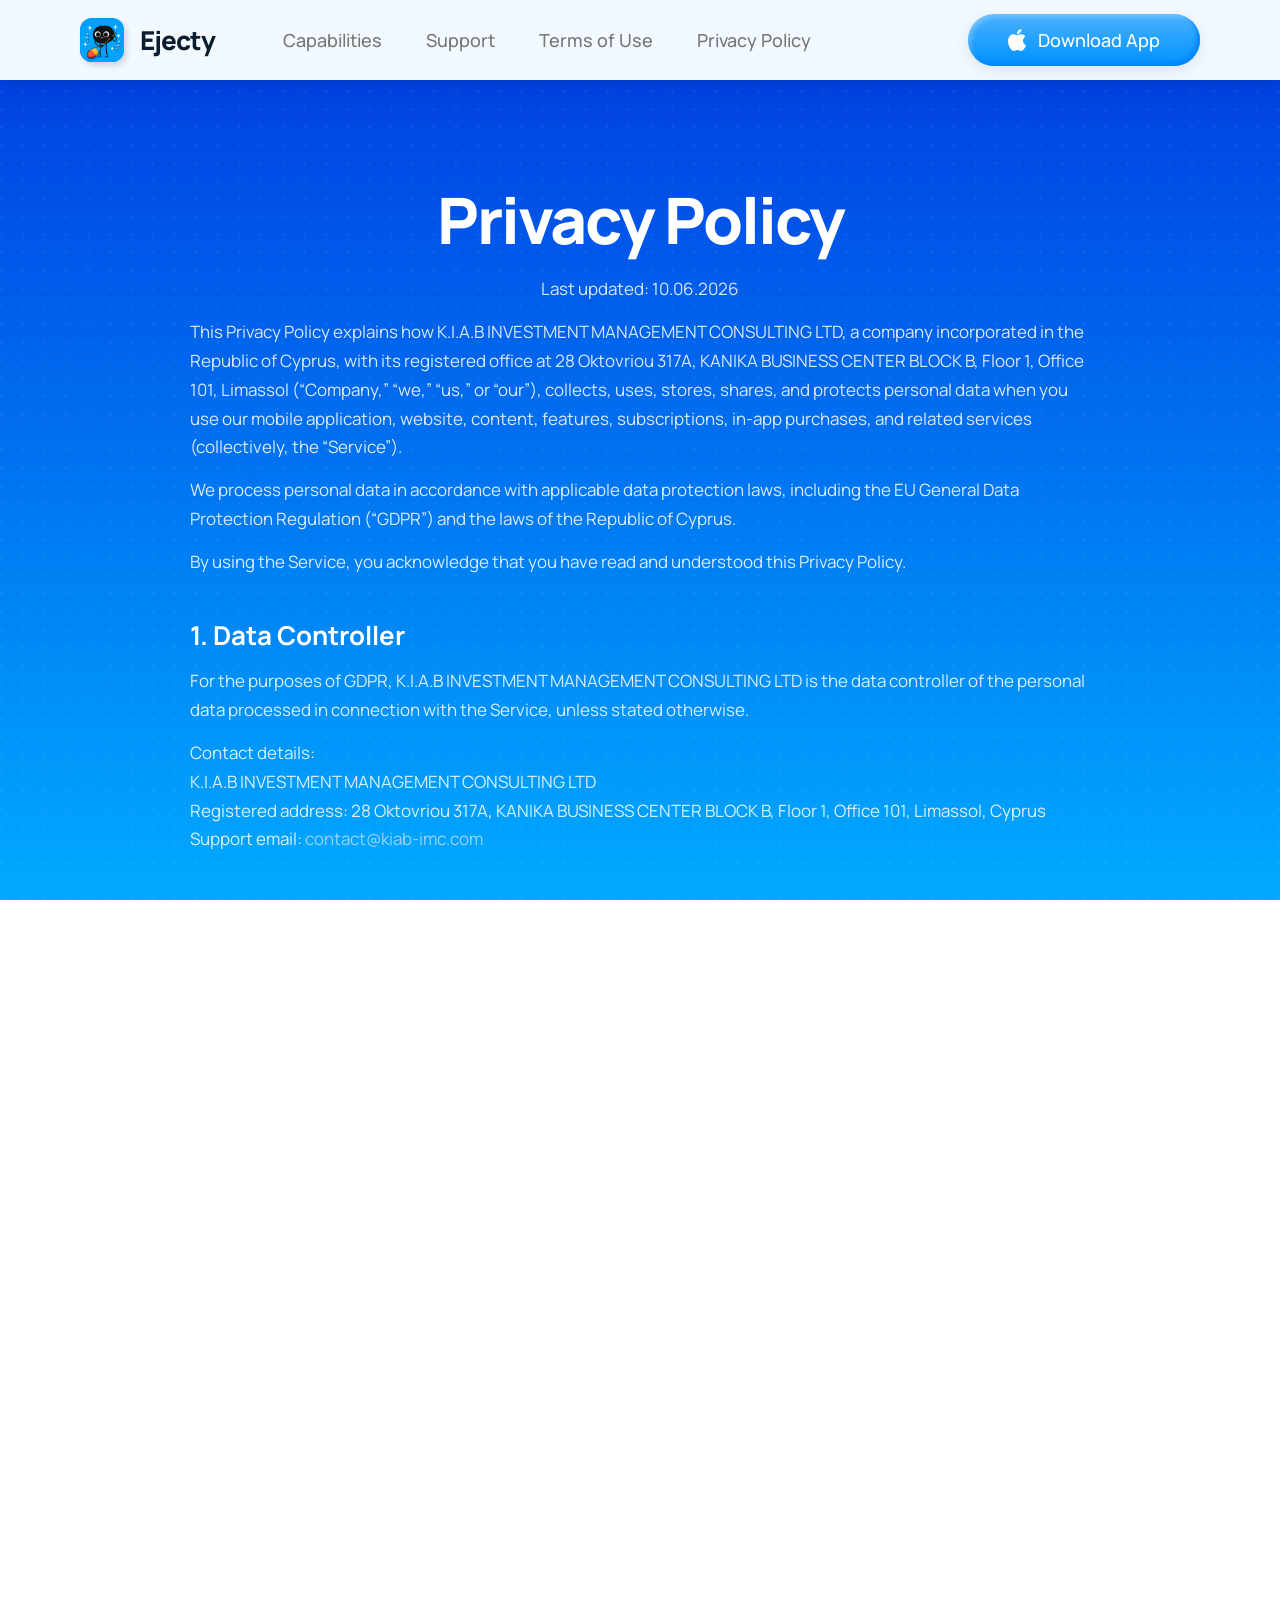
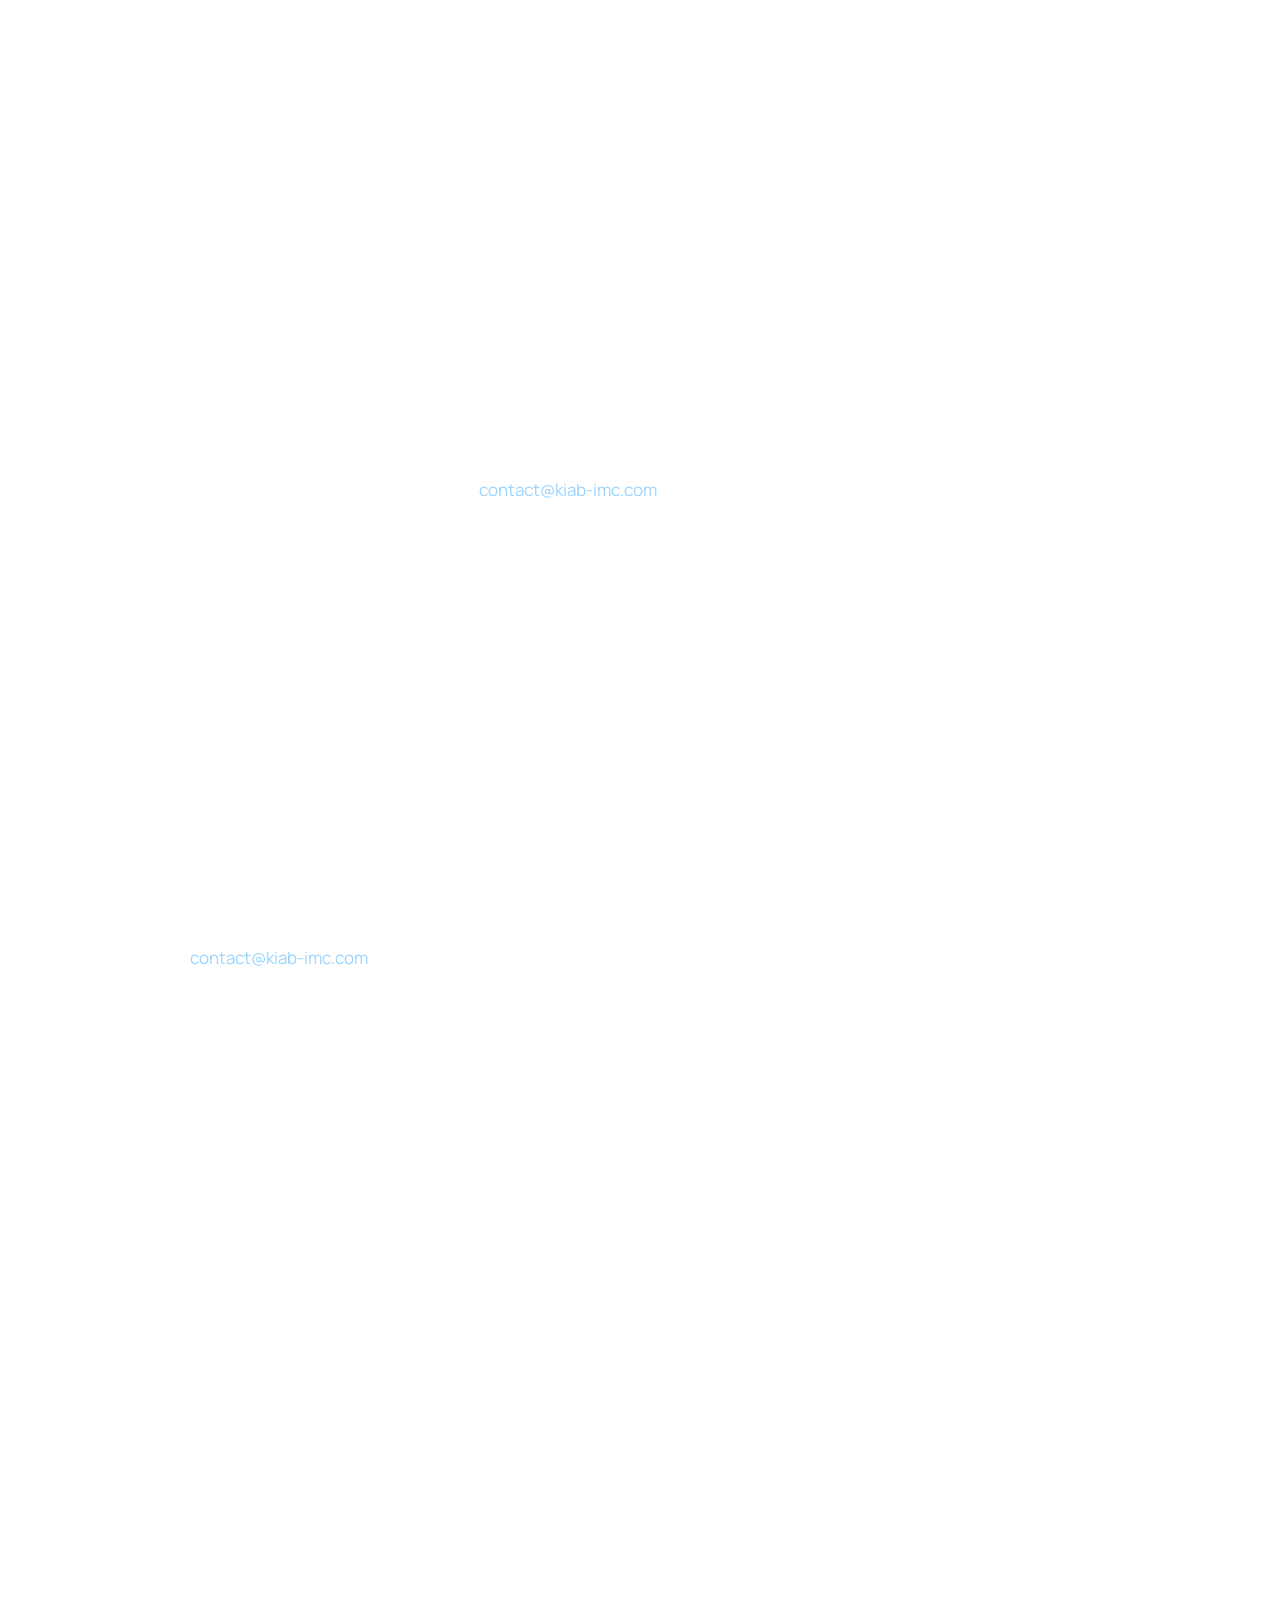
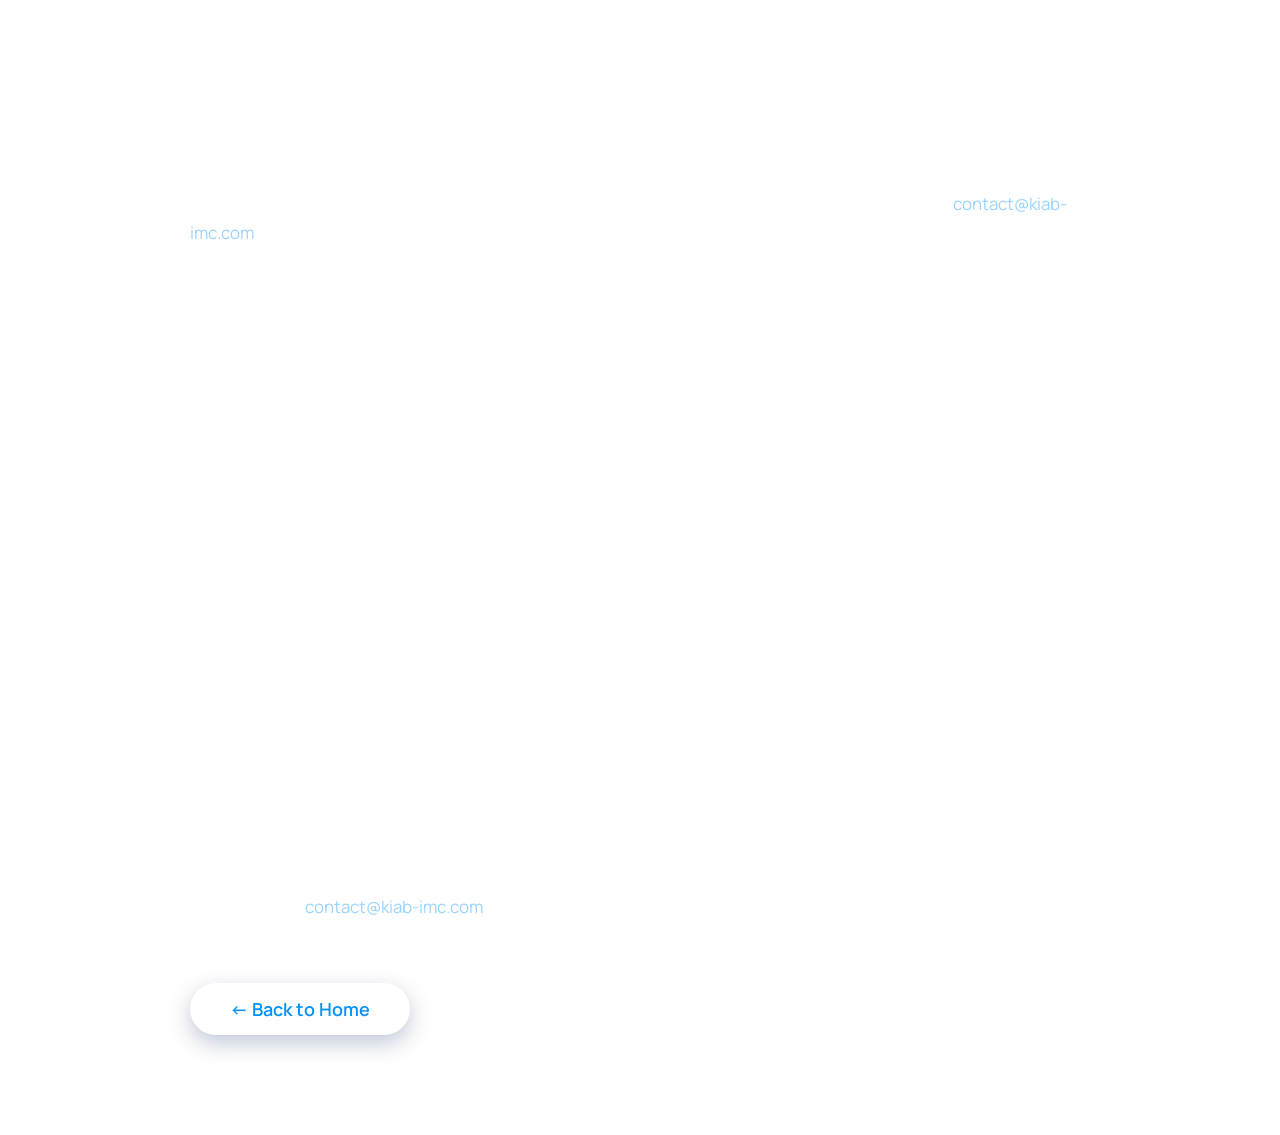
<file: privacy-policy.html>
<!DOCTYPE html>
<html lang="en">
<head>
  <meta charset="UTF-8" />
  <meta name="viewport" content="width=device-width, initial-scale=1.0" />
  <title>Ejecty — Privacy Policy</title>
  <meta name="description" content="Privacy Policy for the Ejecty app." />
  <link rel="icon" type="image/svg+xml" href="assets/favicon.svg" />
  <link rel="preconnect" href="https://fonts.googleapis.com" />
  <link rel="preconnect" href="https://fonts.gstatic.com" crossorigin />
  <link href="https://fonts.googleapis.com/css2?family=Manrope:wght@400;500;600;700;800&display=swap" rel="stylesheet" />
  <link rel="stylesheet" href="css/styles.css?v=3" />
</head>
<body>
  <header class="header">
    <div class="header__inner">
      <a href="index.html" class="brand">
        <span class="brand__icon"><img src="assets/app-icon.png" alt="Ejecty" /></span>
        <span class="brand__name">Ejecty</span>
      </a>
      <nav class="nav">
        <a href="index.html#capabilities">Capabilities</a>
        <a href="index.html#support">Support</a>
        <a href="terms-of-use.html">Terms of Use</a>
        <a href="privacy-policy.html">Privacy Policy</a>
      </nav>
      <a href="https://apps.apple.com/cy/app/ejecty-water-speaker-cleaner/id6759344490" target="_blank" rel="noopener" class="btn btn--primary header__cta">
        <img class="btn__apple" src="assets/appstore-icon.svg" alt="" />
        <span>Download App</span>
      </a>
    </div>
  </header>

  <main class="legal">
    <div class="legal__inner">
      <h1 class="legal__title">Privacy Policy</h1>
      <p class="legal__updated">Last updated: 10.06.2026</p>

      <p>This Privacy Policy explains how K.I.A.B INVESTMENT MANAGEMENT CONSULTING LTD, a company incorporated in the Republic of Cyprus, with its registered office at 28 Oktovriou 317A, KANIKA BUSINESS CENTER BLOCK B, Floor 1, Office 101, Limassol (“Company,” “we,” “us,” or “our”), collects, uses, stores, shares, and protects personal data when you use our mobile application, website, content, features, subscriptions, in-app purchases, and related services (collectively, the “Service”).</p>
      <p>We process personal data in accordance with applicable data protection laws, including the EU General Data Protection Regulation (“GDPR”) and the laws of the Republic of Cyprus.</p>
      <p>By using the Service, you acknowledge that you have read and understood this Privacy Policy.</p>

      <h2>1. Data Controller</h2>
      <p>For the purposes of GDPR, K.I.A.B INVESTMENT MANAGEMENT CONSULTING LTD is the data controller of the personal data processed in connection with the Service, unless stated otherwise.</p>
      <p>Contact details:<br>K.I.A.B INVESTMENT MANAGEMENT CONSULTING LTD<br>Registered address: 28 Oktovriou 317A, KANIKA BUSINESS CENTER BLOCK B, Floor 1, Office 101, Limassol, Cyprus<br>Support email: <a href="mailto:contact@kiab-imc.com">contact@kiab-imc.com</a></p>

      <h2>2. What the Service Does</h2>
      <p>The Service is a mobile application designed to help users play specific sound frequencies, tones, sound patterns, and/or vibration-like audio signals that may assist in cleaning a device speaker from water, dust, debris, or other particles.</p>
      <p>The Service is primarily designed to play sound through your device speaker. Unless a specific feature clearly states otherwise and you grant the relevant device permission, the Service does not need access to your microphone, camera, photos, contacts, precise location, or files.</p>
      <p>The Service does not perform a certified technical diagnosis of your device and does not determine whether your speaker is physically damaged.</p>

      <h2>3. Personal Data We Collect</h2>
      <p>Depending on how you use the Service, we may collect and process the following categories of personal data.</p>

      <h3>3.1 Data You Provide to Us</h3>
      <p>You may provide personal data directly to us when you contact support, submit a request, communicate with us, or use certain features of the Service. This may include:</p>
      <ul>
        <li>name, if provided;</li>
        <li>email address;</li>
        <li>support request details;</li>
        <li>device issue description;</li>
        <li>screenshots, files, or attachments you choose to send;</li>
        <li>correspondence history;</li>
        <li>any other information you voluntarily provide.</li>
      </ul>

      <h3>3.2 Data Collected Automatically</h3>
      <p>When you use the Service, we may automatically collect technical and usage data, including:</p>
      <ul>
        <li>device type, model, manufacturer, and operating system;</li>
        <li>app version;</li>
        <li>language settings;</li>
        <li>country or region;</li>
        <li>IP address;</li>
        <li>device identifiers, advertising identifiers, analytics identifiers, or similar identifiers where permitted;</li>
        <li>session timestamps and duration;</li>
        <li>screens viewed and app interactions;</li>
        <li>selected features and settings;</li>
        <li>crash reports, diagnostic data, and performance data;</li>
        <li>subscription status, purchase events, trial status, and related app events, where applicable.</li>
      </ul>

      <h3>3.3 Speaker Cleaning Usage Data</h3>
      <p>To operate, analyze, and improve the Service, we may process non-sensitive app usage data related to speaker cleaning features, such as:</p>
      <ul>
        <li>selected cleaning mode;</li>
        <li>selected frequency or sound pattern;</li>
        <li>session duration;</li>
        <li>whether a cleaning session was started, completed, or interrupted;</li>
        <li>app settings and preferences;</li>
        <li>premium feature usage;</li>
        <li>sound test interactions.</li>
      </ul>
      <p>We do not use this data to provide a certified technical diagnosis of your device, speaker, or hardware condition.</p>

      <h3>3.4 Payment and Subscription Data</h3>
      <p>If you make purchases or subscribe to paid features, payment is usually processed by the relevant app store or payment provider, such as Apple. We do not collect or store your full payment card details.</p>
      <p>We may receive limited purchase-related information, including:</p>
      <ul>
        <li>product or subscription purchased;</li>
        <li>subscription status;</li>
        <li>trial status;</li>
        <li>renewal status;</li>
        <li>cancellation status;</li>
        <li>transaction identifiers;</li>
        <li>purchase date;</li>
        <li>country or region of purchase;</li>
        <li>refund status, where available;</li>
        <li>app store receipt or subscription validation data.</li>
      </ul>

      <h3>3.5 Support Communications</h3>
      <p>If you contact us for support, we may process:</p>
      <ul>
        <li>your email address;</li>
        <li>the content of your message;</li>
        <li>technical information relevant to your request;</li>
        <li>screenshots or attachments you choose to provide;</li>
        <li>correspondence history;</li>
        <li>information needed to investigate billing, subscription, refund, or technical issues.</li>
      </ul>
      <p>We use this information to respond to your request, troubleshoot issues, provide assistance, and improve customer support.</p>

      <h3>3.6 Cookies and Similar Technologies</h3>
      <p>Our website and some parts of the Service may use cookies, SDKs, pixels, local storage, or similar technologies to operate the Service, analyze usage, prevent fraud, improve performance, remember preferences, and, where applicable, measure advertising effectiveness.</p>
      <p>You can control cookies through your browser settings. Mobile tracking permissions may be controlled through your device settings.</p>

      <h2>4. Device Permissions</h2>
      <p>The Service may request certain device permissions only where needed for specific functionality. Depending on the app version and platform, permissions may include:</p>
      <ul>
        <li>audio playback functionality;</li>
        <li>notifications, if you enable reminders or service messages;</li>
        <li>app tracking permission, if advertising or attribution tracking is used and consent is required;</li>
        <li>other permissions clearly explained before use.</li>
      </ul>
      <p>The Service is primarily designed to play sounds through your device speaker. It does not normally need access to your microphone, camera, photos, contacts, or precise location.</p>
      <p>If a future version of the Service introduces features requiring additional permissions, we will request them through the relevant operating system prompt and explain their purpose.</p>

      <h2>5. No Audio Recording</h2>
      <p>The Service is designed to play sounds through your device speaker. Unless clearly stated in a specific feature and authorized by you through a device permission prompt, the Service does not:</p>
      <ul>
        <li>record audio;</li>
        <li>listen to your surroundings;</li>
        <li>access your microphone;</li>
        <li>analyze conversations;</li>
        <li>store voice recordings;</li>
        <li>transmit microphone data to us or third parties.</li>
      </ul>

      <h2>6. Purposes and Legal Bases for Processing</h2>
      <p>We process personal data for the following purposes and legal bases.</p>

      <h3>6.1 To Provide the Service</h3>
      <p>We process personal data to operate the app, provide speaker cleaning features, manage access to free and premium features, verify purchases, remember settings, and deliver requested functionality. Legal basis: performance of a contract.</p>

      <h3>6.2 To Manage Purchases and Subscriptions</h3>
      <p>We process purchase and subscription data to verify access, manage premium features, validate receipts, prevent fraud, and respond to billing-related support requests. Legal basis: performance of a contract, legitimate interests, and legal obligation where applicable.</p>

      <h3>6.3 To Provide Customer Support</h3>
      <p>We process personal data to respond to support requests, troubleshoot issues, investigate errors, assist with subscriptions or refunds, and provide customer service. Legal basis: performance of a contract and legitimate interests.</p>

      <h3>6.4 To Improve and Maintain the Service</h3>
      <p>We process technical, diagnostic, and usage data to monitor performance, fix bugs, improve cleaning modes, test functionality, develop new features, and understand how users interact with the Service. Legal basis: legitimate interests.</p>

      <h3>6.5 To Ensure Security and Prevent Fraud</h3>
      <p>We process data to detect, prevent, and investigate fraud, abuse, unauthorized access, payment misuse, security incidents, and violations of our Terms. Legal basis: legitimate interests and legal obligation.</p>

      <h3>6.6 To Send Service Communications</h3>
      <p>We may send service-related messages, including technical notices, security alerts, subscription notices, support replies, policy updates, and administrative communications. Legal basis: performance of a contract, legal obligation, and legitimate interests.</p>

      <h3>6.7 Marketing, Analytics, and Attribution</h3>
      <p>Where permitted, we may use analytics and attribution tools to understand app performance, measure marketing campaigns, improve user acquisition, and evaluate advertising effectiveness. Where legally required, we will rely on your consent for advertising identifiers, tracking, push notifications, or similar activities. Legal basis: consent or legitimate interests, depending on the context and applicable law.</p>

      <h3>6.8 To Comply with Legal Obligations</h3>
      <p>We may process and retain certain data to comply with accounting, tax, legal, regulatory, dispute resolution, consumer protection, and law enforcement obligations. Legal basis: legal obligation.</p>

      <h2>7. Third-Party Service Providers</h2>
      <p>We may share personal data with trusted third-party service providers who help us operate, analyze, secure, monetize, support, or improve the Service. These may include providers of:</p>
      <ul>
        <li>cloud hosting and infrastructure;</li>
        <li>analytics;</li>
        <li>crash reporting;</li>
        <li>attribution and marketing measurement;</li>
        <li>customer support tools;</li>
        <li>subscription and purchase management;</li>
        <li>payment and app store services;</li>
        <li>fraud prevention;</li>
        <li>email and communication services;</li>
        <li>advertising networks, where applicable.</li>
      </ul>
      <p>Depending on the actual app configuration, such providers may include: Apple App Store / Apple services; Google Firebase; Google Analytics; RevenueCat; Adjust; AppsFlyer; Amplitude; Meta / Facebook SDK; email and customer support providers.</p>
      <p>We require service providers to process personal data only for appropriate purposes and to implement reasonable technical and organizational security measures.</p>

      <h2>8. Advertising and Tracking</h2>
      <p>The Service may use advertising, analytics, or attribution technologies. These technologies may process device identifiers, advertising identifiers, IP address, app events, purchase events, and similar data.</p>
      <p>Where required by law or platform rules, we will ask for your consent before tracking you across apps or websites owned by other companies. You can manage tracking preferences through your device settings, including:</p>
      <ul>
        <li>iOS: Settings → Privacy &amp; Security → Tracking;</li>
        <li>iOS: Settings → Privacy &amp; Security → Apple Advertising;</li>
        <li>Android: Google Settings → Ads or Privacy settings, depending on your device.</li>
      </ul>
      <p>Opting out of personalized advertising does not necessarily remove all ads. You may still see contextual or non-personalized ads.</p>

      <h2>9. Push Notifications</h2>
      <p>If the Service offers push notifications, we may send notifications only where permitted by your device settings or consent. You can disable push notifications at any time in your device settings.</p>

      <h2>10. International Data Transfers</h2>
      <p>We are based in Cyprus, but some of our service providers may process personal data outside the European Economic Area. Where personal data is transferred outside the EEA, we rely on appropriate safeguards required by applicable law, such as:</p>
      <ul>
        <li>adequacy decisions by the European Commission;</li>
        <li>Standard Contractual Clauses;</li>
        <li>contractual, technical, and organizational safeguards;</li>
        <li>other lawful transfer mechanisms available under GDPR.</li>
      </ul>

      <h2>11. Data Retention</h2>
      <p>We retain personal data only for as long as necessary for the purposes described in this Privacy Policy. Retention periods depend on the type of data and purpose of processing, including:</p>
      <ul>
        <li>support communications: for as long as necessary to resolve requests and maintain support history;</li>
        <li>purchase and transaction records: for the period required for accounting, tax, legal, consumer protection, and dispute purposes;</li>
        <li>analytics and usage data: for a limited period necessary to analyze and improve the Service;</li>
        <li>crash and diagnostic data: for as long as needed to investigate and fix technical issues;</li>
        <li>security and fraud prevention data: for as long as necessary to protect the Service and enforce our rights.</li>
      </ul>
      <p>We may retain certain data longer where required by law or necessary for legal claims, fraud prevention, accounting, tax, audit, compliance, or dispute resolution purposes. When personal data is no longer needed, we will delete, anonymize, or securely retain it only where legally permitted.</p>

      <h2>12. Data Security</h2>
      <p>We use reasonable technical and organizational measures designed to protect personal data against unauthorized access, loss, misuse, alteration, disclosure, or destruction.</p>
      <p>However, no method of transmission over the internet or method of electronic storage is completely secure. We cannot guarantee absolute security.</p>

      <h2>13. Your GDPR Rights</h2>
      <p>If GDPR applies to you, you may have the following rights:</p>
      <ul>
        <li>Right of access — to request a copy of your personal data;</li>
        <li>Right to rectification — to correct inaccurate or incomplete data;</li>
        <li>Right to erasure — to request deletion of your personal data;</li>
        <li>Right to restriction — to request limited processing of your data;</li>
        <li>Right to data portability — to receive your data in a structured, commonly used, machine-readable format;</li>
        <li>Right to object — to object to processing based on legitimate interests or direct marketing;</li>
        <li>Right to withdraw consent — where processing is based on consent;</li>
        <li>Right to lodge a complaint — with a data protection supervisory authority.</li>
      </ul>
      <p>To exercise your rights, contact us at <a href="mailto:contact@kiab-imc.com">contact@kiab-imc.com</a>. We may need to verify your identity before responding to your request. We will respond within the time required by applicable law.</p>
      <p>Some rights may be limited where we have legal obligations, security reasons, fraud prevention needs, or legitimate grounds to retain certain information.</p>

      <h2>14. Complaints to the Supervisory Authority</h2>
      <p>If you are located in the European Union, you have the right to lodge a complaint with your local data protection authority.</p>

      <h2>15. Children’s Privacy</h2>
      <p>The Service is not intended for children under 13. We do not knowingly collect personal data from children where this would be prohibited by applicable law.</p>
      <p>If you believe that a child has provided us with personal data without appropriate consent, please contact us at <a href="mailto:contact@kiab-imc.com">contact@kiab-imc.com</a>, and we will take appropriate steps to delete such data.</p>
      <p>If the Service is made available to users under 18, they should use it only with the consent and supervision of a parent or legal guardian.</p>

      <h2>16. Sensitive Data</h2>
      <p>The Service is not designed to collect sensitive personal data. You should not provide sensitive personal data, such as health data, biometric data, government identification numbers, financial account details, precise location data, or information about racial or ethnic origin, political opinions, religious beliefs, trade union membership, or sexual orientation.</p>
      <p>If you voluntarily provide sensitive data in a support request, we will process it only as necessary to respond to your request and will delete or anonymize it where appropriate, unless retention is legally required.</p>

      <h2>17. Device and Speaker Information</h2>
      <p>The Service may process technical information about your device, app version, operating system, and app usage to provide and improve speaker cleaning functionality.</p>
      <p>The Service does not perform a certified technical diagnosis of your device and does not determine whether your speaker is physically damaged. Any information shown in the app about speaker cleaning, sound quality, cleaning progress, or cleaning results is for general utility purposes only and should not be treated as professional repair advice.</p>

      <h2>18. California and Other Regional Privacy Rights</h2>
      <p>If you are a resident of a jurisdiction that provides additional privacy rights, you may have the right to request access, deletion, correction, portability, or opt-out of certain processing.</p>
      <p>We do not sell personal data in the traditional sense. If any advertising or analytics activity is considered a “sale” or “sharing” under applicable law, you may have the right to opt out. To submit a request, contact us at <a href="mailto:contact@kiab-imc.com">contact@kiab-imc.com</a>.</p>

      <h2>19. Links to Third-Party Websites</h2>
      <p>The Service may contain links to third-party websites, apps, platforms, or services. We are not responsible for the privacy practices, content, security, or policies of third parties. You should review their privacy policies before using them.</p>

      <h2>20. Changes to This Privacy Policy</h2>
      <p>We may update this Privacy Policy from time to time. If we make material changes, we may notify you by posting the updated Privacy Policy in the Service, on our website, or by other appropriate means.</p>
      <p>The updated Privacy Policy will become effective on the date stated at the top of the document. Your continued use of the Service after the updated Privacy Policy becomes effective means that you acknowledge the updated Privacy Policy.</p>

      <h2>21. Contact Us</h2>
      <p>If you have questions, requests, or concerns about this Privacy Policy or our processing of personal data, please contact us at:</p>
      <p>K.I.A.B INVESTMENT MANAGEMENT CONSULTING LTD<br>Registered address: 28 Oktovriou 317A, KANIKA BUSINESS CENTER BLOCK B, Floor 1, Office 101, Limassol, Cyprus<br>Support email: <a href="mailto:contact@kiab-imc.com">contact@kiab-imc.com</a></p>

      <a href="index.html" class="btn legal__back"><span>← Back to Home</span></a>
    </div>
  </main>
</body>
</html>
</file>
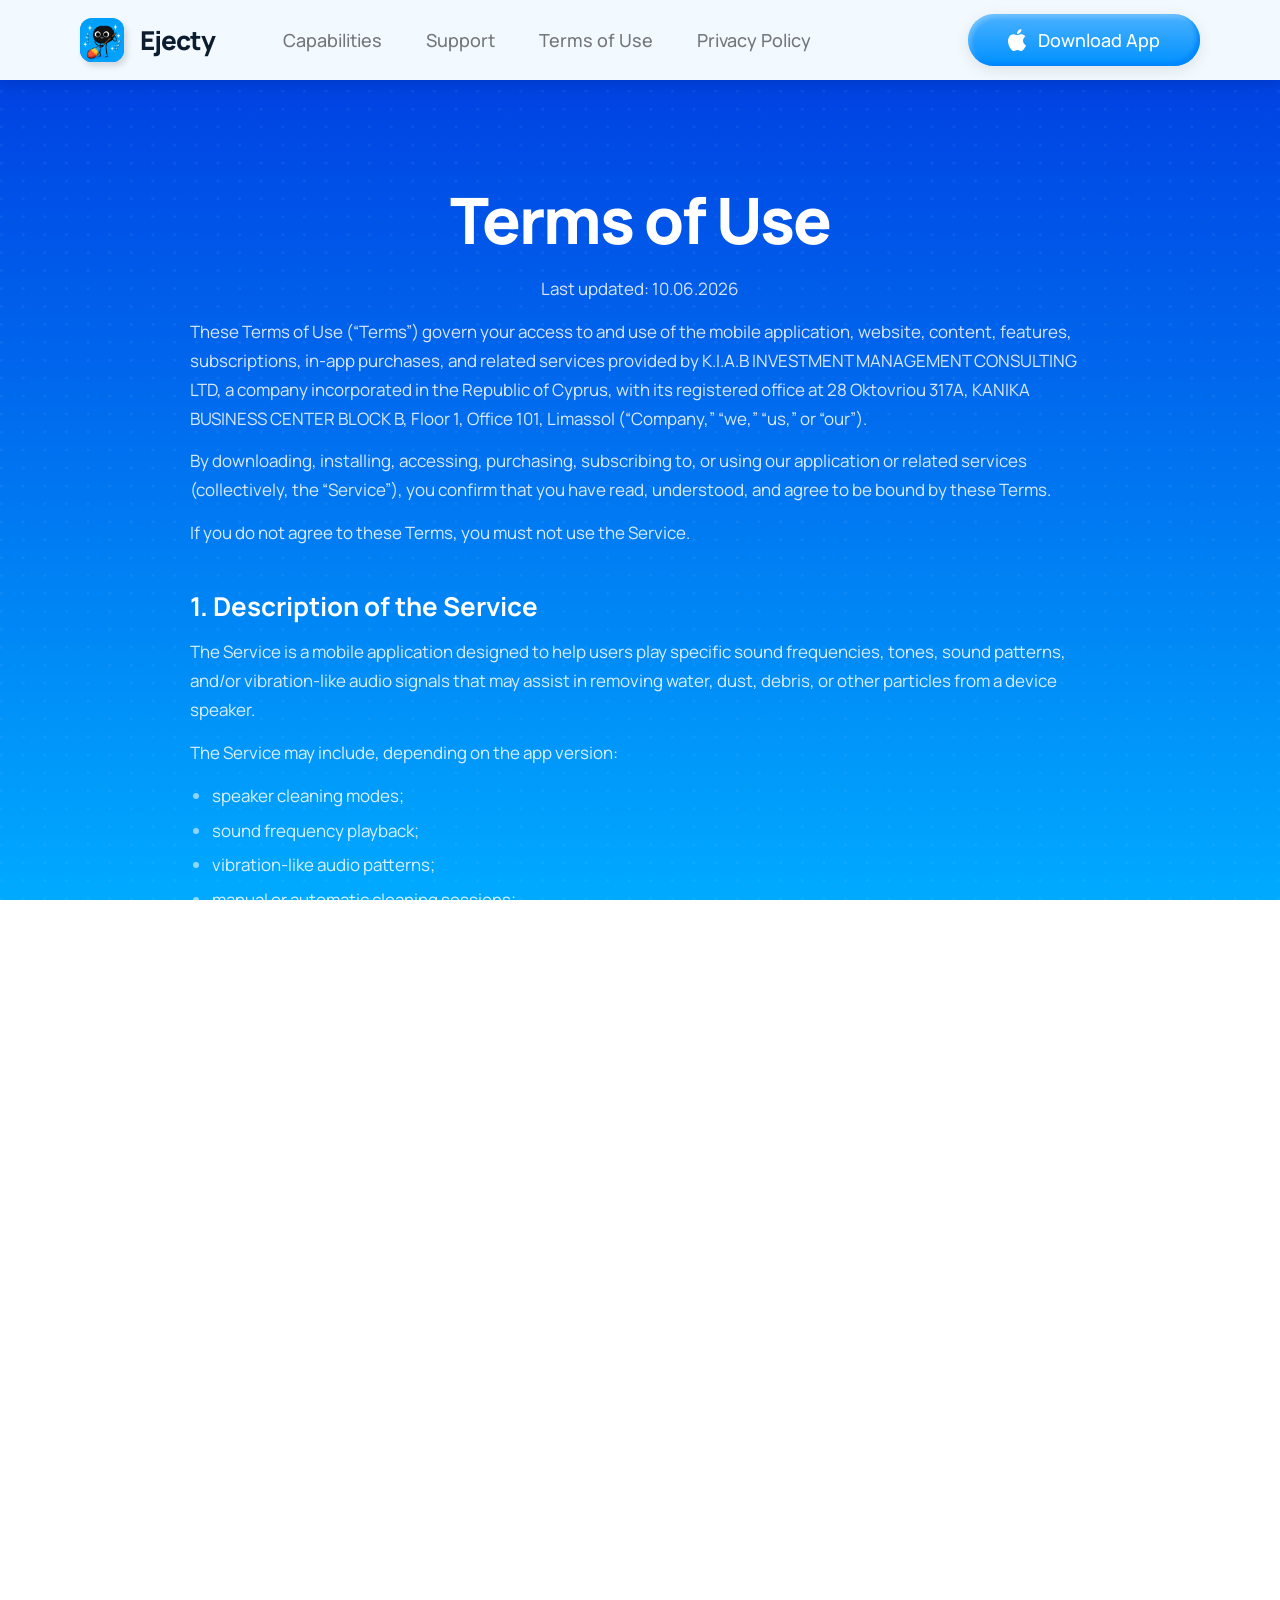
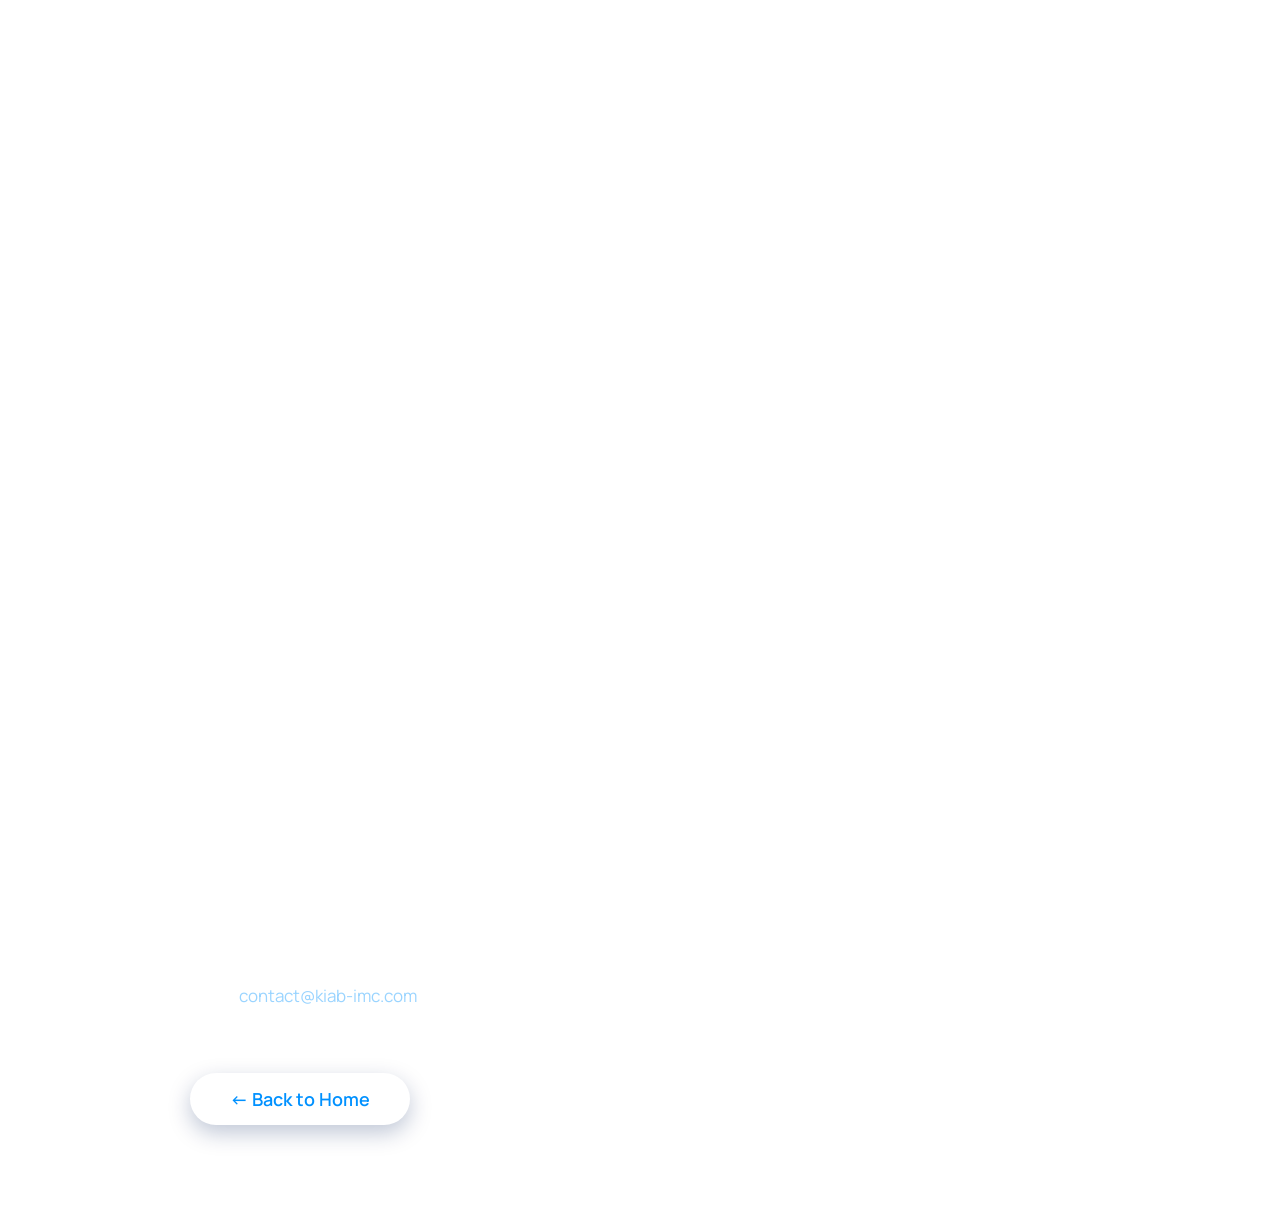
<file: terms-of-use.html>
<!DOCTYPE html>
<html lang="en">
<head>
  <meta charset="UTF-8" />
  <meta name="viewport" content="width=device-width, initial-scale=1.0" />
  <title>Ejecty — Terms of Use</title>
  <meta name="description" content="Terms of Use for the Ejecty app." />
  <link rel="icon" type="image/svg+xml" href="assets/favicon.svg" />
  <link rel="preconnect" href="https://fonts.googleapis.com" />
  <link rel="preconnect" href="https://fonts.gstatic.com" crossorigin />
  <link href="https://fonts.googleapis.com/css2?family=Manrope:wght@400;500;600;700;800&display=swap" rel="stylesheet" />
  <link rel="stylesheet" href="css/styles.css?v=3" />
</head>
<body>
  <header class="header">
    <div class="header__inner">
      <a href="index.html" class="brand">
        <span class="brand__icon"><img src="assets/app-icon.png" alt="Ejecty" /></span>
        <span class="brand__name">Ejecty</span>
      </a>
      <nav class="nav">
        <a href="index.html#capabilities">Capabilities</a>
        <a href="index.html#support">Support</a>
        <a href="terms-of-use.html">Terms of Use</a>
        <a href="privacy-policy.html">Privacy Policy</a>
      </nav>
      <a href="https://apps.apple.com/cy/app/ejecty-water-speaker-cleaner/id6759344490" target="_blank" rel="noopener" class="btn btn--primary header__cta">
        <img class="btn__apple" src="assets/appstore-icon.svg" alt="" />
        <span>Download App</span>
      </a>
    </div>
  </header>

  <main class="legal">
    <div class="legal__inner">
      <h1 class="legal__title">Terms of Use</h1>
      <p class="legal__updated">Last updated: 10.06.2026</p>

      <p>These Terms of Use (“Terms”) govern your access to and use of the mobile application, website, content, features, subscriptions, in-app purchases, and related services provided by K.I.A.B INVESTMENT MANAGEMENT CONSULTING LTD, a company incorporated in the Republic of Cyprus, with its registered office at 28 Oktovriou 317A, KANIKA BUSINESS CENTER BLOCK B, Floor 1, Office 101, Limassol (“Company,” “we,” “us,” or “our”).</p>
      <p>By downloading, installing, accessing, purchasing, subscribing to, or using our application or related services (collectively, the “Service”), you confirm that you have read, understood, and agree to be bound by these Terms.</p>
      <p>If you do not agree to these Terms, you must not use the Service.</p>

      <h2>1. Description of the Service</h2>
      <p>The Service is a mobile application designed to help users play specific sound frequencies, tones, sound patterns, and/or vibration-like audio signals that may assist in removing water, dust, debris, or other particles from a device speaker.</p>
      <p>The Service may include, depending on the app version:</p>
      <ul>
        <li>speaker cleaning modes;</li>
        <li>sound frequency playback;</li>
        <li>vibration-like audio patterns;</li>
        <li>manual or automatic cleaning sessions;</li>
        <li>sound testing tools;</li>
        <li>volume, frequency, or duration settings;</li>
        <li>educational or informational content;</li>
        <li>free and paid features;</li>
        <li>premium features available through in-app purchases or subscriptions.</li>
      </ul>
      <p>The Service is provided as a general utility tool. It is not a professional repair service, diagnostic tool, warranty service, certified technical repair solution, medical device, or emergency tool.</p>

      <h2>2. No Guarantee of Results</h2>
      <p>You understand and agree that the Service does not guarantee that:</p>
      <ul>
        <li>water, dust, debris, or other particles will be removed from your speaker;</li>
        <li>your speaker sound quality will improve;</li>
        <li>your device will be repaired;</li>
        <li>your speaker will return to its original condition;</li>
        <li>the Service will work on every device, speaker type, operating system, app version, or damage condition;</li>
        <li>any speaker issue will be identified, diagnosed, fixed, or prevented.</li>
      </ul>
      <p>Speaker problems may be caused by many factors, including hardware damage, liquid exposure, corrosion, dust, sand, age, manufacturing defects, software issues, blocked speaker grills, previous repairs, or other reasons that the Service cannot detect or resolve.</p>
      <p>If your device has been exposed to water, liquid, dust, sand, heat, impact, or other damage, or if the speaker problem continues after using the Service, you should consider contacting the device manufacturer, an authorized service provider, or a qualified technician.</p>

      <h2>3. Sound and Safety Notice</h2>
      <p>The Service may play loud, high-frequency, low-frequency, repetitive, or vibrating sounds. You agree to use the Service carefully and responsibly.</p>
      <p>When using the Service, you should:</p>
      <ul>
        <li>keep the device away from your ears;</li>
        <li>not place the device close to your ear during playback;</li>
        <li>not use headphones, earphones, earbuds, or similar audio accessories during speaker cleaning sessions;</li>
        <li>start with a low volume and increase it only if necessary;</li>
        <li>avoid prolonged exposure to loud, high-frequency, or uncomfortable sounds;</li>
        <li>stop using the Service immediately if you experience discomfort, pain, ringing in the ears, dizziness, headache, irritation, or any other unpleasant sensation;</li>
        <li>avoid using the Service near babies, children, pets, or people who may be sensitive to sound;</li>
        <li>avoid using the Service in hospitals, offices, schools, public transport, quiet public spaces, or other environments where loud sounds may disturb others.</li>
      </ul>
      <p>You are solely responsible for choosing the volume level, frequency, cleaning mode, session duration, and environment in which you use the Service.</p>

      <h2>4. Device Responsibility</h2>
      <p>You are solely responsible for your device and for how you use the Service. We are not responsible for:</p>
      <ul>
        <li>damage to your device, speaker, screen, battery, microphone, camera, ports, sensors, or other hardware;</li>
        <li>worsening of an existing speaker issue;</li>
        <li>failure to remove water, dust, or debris;</li>
        <li>loss of device warranty;</li>
        <li>repair, replacement, inspection, or service costs;</li>
        <li>consequences of using the Service on a damaged, wet, defective, modified, unsupported, jailbroken, rooted, or unsafe device;</li>
        <li>harm, discomfort, or inconvenience caused by sound playback.</li>
      </ul>
      <p>You should not use the Service if your device appears seriously damaged, cracked, overheated, swollen, malfunctioning, unsafe, or if you believe that using sound playback could worsen its condition.</p>

      <h2>5. Eligibility</h2>
      <p>You must be at least 18 years old to use the Service. If you are under 18, you may use the Service only with the consent and supervision of a parent or legal guardian.</p>
      <p>By using the Service, you represent and warrant that you meet these eligibility requirements.</p>

      <h2>6. License to Use the Service</h2>
      <p>Subject to your compliance with these Terms, we grant you a limited, personal, revocable, non-exclusive, non-transferable, non-sublicensable license to download, install, access, and use the Service for your personal, non-commercial use.</p>
      <p>You may not:</p>
      <ul>
        <li>copy, modify, adapt, translate, or create derivative works of the Service;</li>
        <li>reverse engineer, decompile, disassemble, or attempt to extract the source code of the Service;</li>
        <li>sell, rent, lease, sublicense, distribute, or transfer the Service;</li>
        <li>use the Service for unlawful, harmful, abusive, fraudulent, misleading, or unauthorized purposes;</li>
        <li>interfere with, disrupt, overload, damage, or compromise the security or operation of the Service;</li>
        <li>use bots, scrapers, automated tools, or similar technologies to access, monitor, or extract data from the Service;</li>
        <li>remove, obscure, or alter any copyright, trademark, or proprietary notices.</li>
      </ul>
      <p>All rights not expressly granted to you are reserved by us and our licensors.</p>

      <h2>7. Apple App Store Terms</h2>
      <p>If you downloaded the Service from the Apple App Store, your use of the Service may also be subject to Apple’s applicable terms, policies, and Standard End User License Agreement.</p>
      <p>Apple is not responsible for providing maintenance or support services for the Service, except as required by applicable law.</p>
      <p>To the extent there is a conflict between these Terms and Apple’s applicable terms, Apple’s terms may apply where required by Apple’s policies or applicable law.</p>

      <h2>8. Free and Paid Features</h2>
      <p>The Service may include free features and paid features. Certain cleaning modes, frequencies, sound tests, usage limits, premium tools, advanced settings, or other functionality may require a paid purchase or subscription.</p>
      <p>We may modify, add, remove, limit, suspend, or discontinue free or paid features from time to time, subject to applicable law and app store rules.</p>

      <h2>9. Purchases, Subscriptions, and Auto-Renewal</h2>
      <p>Certain features of the Service may be available through in-app purchases or auto-renewable subscriptions. All available subscription terms, prices, trial periods, renewal periods, and included features are displayed on the purchase screen before you confirm your purchase.</p>
      <p>If you purchase a subscription through the Apple App Store:</p>
      <ul>
        <li>payment will be charged to your Apple ID account at confirmation of purchase;</li>
        <li>the subscription automatically renews unless cancelled before the end of the current billing period;</li>
        <li>your account may be charged for renewal within 24 hours before the end of the current billing period;</li>
        <li>you can manage or cancel your subscription in your Apple ID account settings;</li>
        <li>deleting the app does not cancel your subscription.</li>
      </ul>
      <p>If a free trial is offered, it will convert into a paid subscription unless cancelled before the end of the trial period, as described on the purchase screen.</p>
      <p>You are responsible for managing your subscription, trial, renewal, and cancellation settings through the relevant app store.</p>

      <h2>10. Refunds</h2>
      <p>Unless required by applicable law, payments for digital services, in-app purchases, subscriptions, and premium features are non-refundable once access to the paid Service has been provided.</p>
      <p>For purchases made through the Apple App Store, refund requests are handled by Apple according to Apple’s own refund policies and procedures. We do not control Apple’s refund decisions.</p>
      <p>Nothing in these Terms limits any mandatory consumer rights that you may have under applicable law.</p>

      <h2>11. User Conduct</h2>
      <p>You agree not to use the Service:</p>
      <ul>
        <li>in a way that may harm yourself, another person, an animal, property, or any device;</li>
        <li>at unsafe volume levels or for unsafe durations;</li>
        <li>with headphones, earphones, earbuds, or similar accessories during speaker cleaning sessions;</li>
        <li>to intentionally disturb, harass, annoy, or harm others;</li>
        <li>in violation of any applicable law or regulation;</li>
        <li>to interfere with the operation, security, or integrity of the Service;</li>
        <li>to infringe intellectual property, privacy, publicity, or other third-party rights;</li>
        <li>for fraudulent, abusive, misleading, or unauthorized purposes.</li>
      </ul>

      <h2>12. Intellectual Property</h2>
      <p>The Service, including all software, design, text, graphics, logos, trademarks, interfaces, audio patterns, cleaning modes, algorithms, content, features, and other materials, is owned by us or our licensors and is protected by intellectual property and other laws.</p>
      <p>Nothing in these Terms transfers any ownership rights to you. You may not use our name, trademarks, logos, branding, content, or other proprietary materials without our prior written consent.</p>

      <h2>13. Third-Party Services and SDKs</h2>
      <p>The Service may include, integrate with, or link to third-party services, software, SDKs, payment providers, analytics providers, advertising networks, attribution providers, app stores, cloud infrastructure, crash reporting tools, customer support tools, websites, or platforms.</p>
      <p>We are not responsible for third-party services, including their availability, functionality, security, content, terms, privacy practices, or accuracy. Your use of third-party services may be subject to separate terms and policies.</p>

      <h2>14. Internet Connection, Device Settings, and Charges</h2>
      <p>Certain functions of the Service may require an active internet connection. The connection may be provided through Wi-Fi or your mobile network provider.</p>
      <p>We are not responsible if the Service does not work fully or correctly because:</p>
      <ul>
        <li>you do not have internet access;</li>
        <li>your connection is slow, unstable, restricted, or unavailable;</li>
        <li>your device settings prevent the Service from working;</li>
        <li>your device battery is low or depleted;</li>
        <li>your operating system or app version is outdated;</li>
        <li>your device is unsupported, modified, jailbroken, rooted, or damaged.</li>
      </ul>
      <p>You are responsible for any charges imposed by your mobile network provider, internet provider, app store, or payment provider, including mobile data, roaming, and other third-party charges. If you are not the bill payer for the device on which you use the Service, we assume that you have obtained permission from the bill payer.</p>

      <h2>15. Updates and Availability</h2>
      <p>We may update, modify, suspend, or discontinue the Service, or any part of it, at any time. We do not guarantee that the Service will always be available, uninterrupted, secure, error-free, accurate, or compatible with every device, speaker, operating system, app version, or setting.</p>
      <p>You may need to install updates to continue using the Service. We are not responsible if the Service does not function properly because you have not installed available updates or because your device, operating system, speaker, app version, or settings are unsupported.</p>

      <h2>16. Disclaimer of Warranties</h2>
      <p>To the maximum extent permitted by applicable law, the Service is provided on an “as is” and “as available” basis. We disclaim all warranties, whether express, implied, statutory, or otherwise, including warranties of merchantability, fitness for a particular purpose, non-infringement, accuracy, availability, reliability, compatibility, safety, and suitability for repairing, cleaning, diagnosing, or improving any device or speaker.</p>
      <p>We do not warrant that:</p>
      <ul>
        <li>the Service will remove water, dust, debris, or other particles from your speaker;</li>
        <li>the Service will improve sound quality;</li>
        <li>the Service will repair, restore, or diagnose your device;</li>
        <li>the Service will be safe or suitable for every device, speaker, user, or environment;</li>
        <li>the Service will meet your expectations;</li>
        <li>the Service will be uninterrupted, secure, or error-free;</li>
        <li>any defects will be corrected.</li>
      </ul>

      <h2>17. Limitation of Liability</h2>
      <p>To the maximum extent permitted by applicable law, we shall not be liable for any indirect, incidental, special, consequential, exemplary, or punitive damages, including loss of profits, revenue, data, goodwill, device functionality, device warranty, business opportunity, or other intangible losses arising out of or related to your use of or inability to use the Service.</p>
      <p>We are not liable for any damage to your device, speaker, hardware, software, hearing, environment, property, or third parties resulting from your use or misuse of the Service.</p>
      <p>Our total liability for any claim arising out of or relating to the Service shall not exceed the amount you paid to us for the Service during the three months preceding the event giving rise to the claim, or EUR 100, whichever is greater.</p>
      <p>Nothing in these Terms excludes or limits liability where such exclusion or limitation is not permitted by applicable law.</p>

      <h2>18. Indemnification</h2>
      <p>You agree to indemnify, defend, and hold harmless us, our affiliates, officers, directors, employees, contractors, licensors, service providers, and partners from and against any claims, damages, losses, liabilities, costs, and expenses arising out of or related to:</p>
      <ul>
        <li>your use or misuse of the Service;</li>
        <li>your violation of these Terms;</li>
        <li>your violation of applicable law;</li>
        <li>your damage to any device, property, person, or animal;</li>
        <li>your infringement of any third-party rights;</li>
        <li>your fraudulent, abusive, unsafe, or unauthorized use of the Service.</li>
      </ul>

      <h2>19. Termination</h2>
      <p>We may suspend or terminate your access to the Service at any time if:</p>
      <ul>
        <li>you violate these Terms;</li>
        <li>your use creates legal, security, operational, technical, or reputational risk;</li>
        <li>we are required to do so by law, regulation, court order, platform provider, or app store;</li>
        <li>we discontinue the Service.</li>
      </ul>
      <p>Upon termination, your right to use the Service will immediately cease. Sections that by their nature should survive termination will remain in effect, including intellectual property, disclaimers, limitation of liability, indemnification, governing law, jurisdiction, and dispute resolution.</p>

      <h2>20. Changes to These Terms</h2>
      <p>We may update these Terms from time to time. If we make material changes, we may notify you by posting the updated Terms in the Service, on our website, or by other appropriate means.</p>
      <p>The updated Terms will become effective on the date stated at the top of the document. Your continued use of the Service after the updated Terms become effective means that you accept the updated Terms.</p>

      <h2>21. Governing Law and Jurisdiction</h2>
      <p>These Terms are governed by the laws of the Republic of Cyprus, without regard to conflict of law principles.</p>
      <p>Before bringing a formal claim, you agree to first contact us and attempt to resolve the dispute amicably. If the dispute cannot be resolved within 60 calendar days, the dispute shall be submitted to the competent courts of the Republic of Cyprus, unless mandatory consumer protection laws provide otherwise.</p>

      <h2>22. Consumer Rights</h2>
      <p>Nothing in these Terms affects any mandatory rights that you may have under applicable consumer protection laws.</p>
      <p>If you are a consumer residing in the European Union, you may have additional rights under EU consumer law. These Terms shall be interpreted in a way that does not limit such mandatory rights.</p>

      <h2>23. Contact Us</h2>
      <p>If you have any questions about these Terms, please contact us at:</p>
      <p>K.I.A.B INVESTMENT MANAGEMENT CONSULTING LTD<br>Email: <a href="mailto:contact@kiab-imc.com">contact@kiab-imc.com</a></p>

      <a href="index.html" class="btn legal__back"><span>← Back to Home</span></a>
    </div>
  </main>
</body>
</html>
</file>
<file: css/styles.css>
/* ============================================================
   Ejecty — landing page styles (from Figma "KIAB" 14:13271)
   Pure static HTML/CSS/JS. Manrope typeface, glassy blue UI.
   ============================================================ */

:root {
  --blue:        #2388ff;
  --blue-bright: #0091ff;
  --blue-deep:   #0038e0;
  --ink:         #0c1d2f;
  --muted:       #75767a;
  --white:       #ffffff;

  --btn-grad: linear-gradient(180deg, #4ab1ff 0%, #0091ff 100%);
  --btn-shadow:
      inset -3px -3px 4px 0 #0084ff,
      inset  3px  3px 4px 0 rgba(255,255,255,.25),
      0 4px 15px 0 rgba(0,0,0,.10);

  --card-shadow:
      0 4px 15px 0 rgba(0,0,0,.10),
      inset  3px  3px 4px 0 rgba(215,241,255,.25),
      inset -3px -3px 4px 0 rgba(77,62,56,.10);

  --pad-x: 80px;
  --wrap: 1440px;
}

* { box-sizing: border-box; }
html { scroll-behavior: smooth; overflow-x: clip; }
body {
  margin: 0;
  font-family: 'Manrope', -apple-system, BlinkMacSystemFont, 'Segoe UI', sans-serif;
  color: var(--ink);
  background: #ffffff;
  overflow-x: clip;
  width: 100%;
  max-width: 100%;
  -webkit-font-smoothing: antialiased;
  text-rendering: optimizeLegibility;
}
img { display: block; max-width: 100%; }
a { text-decoration: none; color: inherit; }
h1, h2, h3, p { margin: 0; }

/* ===================== BUTTONS ===================== */
.btn {
  display: inline-flex;
  align-items: center;
  justify-content: center;
  gap: 12px;
  height: 52px;
  padding: 0 40px;
  border: 0;
  border-radius: 32px;
  font-family: inherit;
  font-size: 18px;
  font-weight: 500;
  white-space: nowrap;
  cursor: pointer;
  position: relative;
  transition: transform .18s ease, box-shadow .18s ease, filter .18s ease;
}
.btn__apple { width: 18px; height: 22px; }
.btn--primary {
  background: var(--btn-grad);
  color: #fff;
  box-shadow: var(--btn-shadow);
}
.btn--primary:hover { transform: translateY(-2px); filter: brightness(1.05); }
.btn--ghost {
  background: #fff;
  color: #0191fe;
  border-radius: 341px;
  box-shadow:
      inset 3px 4px 4px 0 rgba(255,255,255,.25),
      inset -2px -5px 5.2px 0 rgba(154,212,255,.5),
      0 4px 15px 0 rgba(0,0,0,.06);
}
.btn--ghost:hover { transform: translateY(-2px); }

/* ===================== HEADER ===================== */
.header {
  position: sticky;
  top: 0;
  z-index: 50;
  background: rgba(241,249,255,.85);
  backdrop-filter: blur(6px);
  -webkit-backdrop-filter: blur(6px);
  box-shadow: 0 3px 17px 0 rgba(0,0,0,.15);
}
.header__inner {
  max-width: var(--wrap);
  margin: 0 auto;
  padding: 14px var(--pad-x);
  display: flex;
  align-items: center;
  gap: 32px;
}
.brand { display: flex; align-items: center; gap: 16px; }
.brand__icon {
  width: 44px; height: 44px;
  border-radius: 12px;
  overflow: hidden;
  box-shadow: 3px 4px 6.4px 0 rgba(0,0,0,.15);
  background: linear-gradient(180deg, #57b7ff 0%, #003cff 100%);
  flex: none;
  transition: box-shadow .2s ease;
}
.brand__icon img { width: 100%; height: 100%; object-fit: cover; transform-origin: 50% 60%; }
/* playful icon animation on hover */
.brand:hover .brand__icon { box-shadow: 0 8px 20px rgba(0,80,200,.4); }
.brand:hover .brand__icon img { animation: iconWiggle .7s cubic-bezier(.36,.07,.19,.97) both; }
@keyframes iconWiggle {
  0%   { transform: rotate(0) scale(1); }
  20%  { transform: rotate(-11deg) scale(1.12); }
  40%  { transform: rotate(9deg)   scale(1.12); }
  60%  { transform: rotate(-6deg)  scale(1.08); }
  80%  { transform: rotate(3deg)   scale(1.04); }
  100% { transform: rotate(0) scale(1); }
}
.brand__name { font-size: 26px; font-weight: 800; letter-spacing: -1px; color: var(--ink); }
.nav { display: flex; align-items: center; gap: 44px; margin-left: 36px; }
.nav a { font-size: 18px; font-weight: 500; color: var(--muted); transition: color .15s; }
.nav a:hover { color: var(--blue); }
.header__cta { margin-left: auto; }

/* ===================== HERO ===================== */
.hero {
  position: relative;
  min-height: 814px;
  background: linear-gradient(180deg, #21b5ff 0%, #0038e0 100%);
  overflow: hidden;
  isolation: isolate;
}
.hero__dots {
  position: absolute;
  inset: 0;
  background-image: url("../assets/hero-dots.svg");
  background-size: 1800px auto;
  background-position: center;
  opacity: .5;
  z-index: 0;
  pointer-events: none;
}
.hero__fog {
  position: absolute;
  inset: 0;
  width: 100%;
  height: 100%;
  z-index: 6;              /* sits on top of everything in the hero */
  pointer-events: none;    /* clicks still reach the buttons underneath */
}
.hero__inner {
  position: relative;
  z-index: 3;
  max-width: 1282px;
  margin: 0 auto;
  padding: 200px var(--pad-x) 0;
  display: flex;
  flex-direction: column;
  align-items: center;
  gap: 60px;
  text-align: center;
}
.hero__title {
  color: #fff;
  font-weight: 800;
  font-size: clamp(30px, 8.3vw, 120px);
  line-height: .89;
  letter-spacing: clamp(-7px, -0.5vw, -1.5px);
  text-shadow: 0 8px 30px rgba(0, 40, 120, .25);
}
.hero__subtitle {
  color: #fff;
  font-size: 20px;
  font-weight: 400;
  line-height: 1.3;
  max-width: 736px;
  margin-top: -18px;
}
.hero__actions { display: flex; gap: 20px; }
.hero__actions .btn { width: 300px; padding: 0; }

/* animated mascot sitting ON the download button */
.hero__download { overflow: visible; }
.hero__mascot {
  position: absolute;
  width: 66px; height: 66px;
  top: -24px; left: 214px;
  pointer-events: none;
  filter: drop-shadow(0 4px 4px rgba(0,0,0,.22));
}

/* dust/blobs to wipe off the title — centered 1440 stage, exact Figma spots */
.mess {
  position: absolute;
  left: 50%; top: 0;
  width: 1440px; height: 814px;
  transform: translateX(-50%);
  z-index: 4;
  pointer-events: none;
}
.deco { position: absolute; will-change: transform, opacity; }
.deco img { width: 100%; height: 100%; display: block; object-fit: contain; animation: floaty 5s ease-in-out infinite; }
.deco:nth-child(2n) img { animation-duration: 6.5s; animation-direction: reverse; }
@keyframes floaty {
  0%,100% { transform: translateY(0) rotate(0); }
  50%     { transform: translateY(-8px) rotate(3deg); }
}
.deco--explosion { left: 157px;  top: 124px; width: 246px; height: 245px; }
.deco--blob12    { left: 577px;  top: 291px; width: 168px; height: 148px; }
.deco--blob2     { left: 333px;  top: 337px; width: 146px; height: 112px; }
.deco--blob4     { left: 643px;  top: 239px; width: 159px; height: 88px; }
.deco--blob11    { left: 731px;  top: 400px; width: 125px; height: 138px; }
.deco--smile     { left: 965px;  top: 327px; width: 132px; height: 132px; }
.deco--blob6     { left: 1093px; top: 200px; width: 103px; height: 152px; }

.hero__hint {
  position: absolute;
  left: 0; right: 0; bottom: 26px;
  z-index: 7;              /* stays readable above the fog layer */
  text-align: center;
  color: rgba(255,255,255,.75);
  font-size: 15px;
  letter-spacing: .2px;
  transition: opacity .4s;
}
.hero.is-clean .hero__hint { opacity: 0; }

/* ===================== CAPABILITIES HEADING (white) ===================== */
.capshead {
  background: #fff;
  text-align: center;
  padding: 60px var(--pad-x) 60px;
}
.capshead__title { font-size: 40px; font-weight: 800; letter-spacing: -1px; color: var(--ink); }
.capshead__subtitle { font-size: 18px; font-weight: 400; color: var(--muted); margin-top: 20px; }

/* ===================== CAPABILITIES (gradient block) ===================== */
.caps {
  position: relative;
  background: linear-gradient(180deg, #0038E0 0%, #00AAFF 100%);
  padding: 40px 0 40px;
  overflow: hidden;
  isolation: isolate;
}
.caps__grid {
  position: absolute;
  inset: 0;
  z-index: 0;
  pointer-events: none;
  background-image:
    linear-gradient(rgba(255,255,255,.14) 1px, transparent 1px),
    linear-gradient(90deg, rgba(255,255,255,.14) 1px, transparent 1px);
  background-size: 48px 48px;
  background-position: center;
  mask-image: radial-gradient(ellipse 90% 80% at 50% 50%, #000 55%, transparent 92%);
  -webkit-mask-image: radial-gradient(ellipse 90% 80% at 50% 50%, #000 55%, transparent 92%);
}

.caps__stage { position: relative; z-index: 2; overflow: hidden; padding: 20px 0 6px; }
.caps.in .caps__stage { animation: stageIn .75s cubic-bezier(.22,.61,.36,1) both; }
@keyframes stageIn { from { opacity: 0; transform: scale(.96); } to { opacity: 1; transform: none; } }

/* each screen gently scales up as the section appears (staggered) */
.caps.in .feat { animation: featIn .7s cubic-bezier(.22,.61,.36,1) both; }
.caps.in .feat:nth-child(1) { animation-delay: .08s; }
.caps.in .feat:nth-child(2) { animation-delay: .18s; }
.caps.in .feat:nth-child(3) { animation-delay: .28s; }
.caps.in .feat:nth-child(4) { animation-delay: .38s; }
@keyframes featIn {
  from { opacity: 0; transform: scale(.86); }
  to   { opacity: 1; transform: scale(1); }
}
.caps__track {
  display: flex;
  align-items: flex-start;
  gap: 0;
  width: max-content;
  padding: 0 40px;
  cursor: grab;
  user-select: none;
  touch-action: pan-y;
  transition: transform .6s cubic-bezier(.22,.61,.36,1);
  will-change: transform;
}
.caps__track.is-dragging { transition: none; cursor: grabbing; }

.feat {
  position: relative;
  width: 634px;
  height: 660px;
  flex: none;
}
.phone {
  position: absolute;
  left: 0; top: 0;
  width: 300px; height: 627px;
  filter: drop-shadow(0 20px 45px rgba(0,0,0,.28));
  pointer-events: none;
}
.phone > img { width: 100%; height: 100%; object-fit: contain; object-position: top center; }

.fcard {
  position: absolute;
  left: 283px; top: 262px;
  width: 296px;
  background: rgba(255,255,255,.96);
  backdrop-filter: blur(12px);
  -webkit-backdrop-filter: blur(12px);
  border-radius: 28px;
  padding: 28px;
  box-shadow: var(--card-shadow);
  z-index: 3;
  transform: rotate(3deg);   /* slight rightward tilt */
  transition: transform .4s cubic-bezier(.22,.61,.36,1), box-shadow .4s ease;
}
.fcard:hover {
  transform: rotate(3deg) translateY(-10px) scale(1.035);
  box-shadow: 0 26px 60px rgba(0,20,70,.30);
}
.feat__arrow { position: absolute; z-index: 1; pointer-events: none; opacity: .9; }
.feat__arrow--up   { left: 470px; top: 120px; width: 78px; }
.feat__arrow--down { left: 476px; top: 560px; width: 78px; transform: scaleY(-1); }
.feat__arrow--long { left: 452px; top: 90px;  width: 128px; }
.fcard h3 { font-size: 26px; font-weight: 800; color: var(--ink); letter-spacing: -.5px; }
.fcard p { font-size: 15px; line-height: 1.5; color: var(--muted); margin-top: 14px; }
.fcard__nav { display: flex; gap: 8px; margin-top: 22px; }
.pill {
  flex: 1;
  display: inline-flex; align-items: center; justify-content: center;
  height: 44px;
  border: 0;
  border-radius: 22px;
  font-family: inherit;
  font-size: 16px; font-weight: 600;
  color: #0191fe;
  background: #eaf5ff;
  box-shadow: inset 0 0 0 1px rgba(1,145,254,.12);
  cursor: pointer;
  transition: background .15s, transform .15s;
}
.pill:hover { background: #d8edff; }
.pill:active { transform: scale(.96); }

/* pagination dots */
.caps__dots { position: relative; z-index: 2; display: flex; gap: 10px; justify-content: center; margin-top: 22px; }
.caps__dot {
  width: 9px; height: 9px; border-radius: 50%;
  border: 0; padding: 0; cursor: pointer;
  background: rgba(255,255,255,.4);
  transition: transform .25s, background .25s, width .25s;
}
.caps__dot.is-active { background: #fff; width: 26px; border-radius: 5px; }

/* ===================== SUPPORT / FAQ (white) ===================== */
.faq {
  background: #fff;
  padding: 80px var(--pad-x) 40px;
}
.faq__head { max-width: 820px; margin: 0 auto 44px; text-align: center; }
.faq__eyebrow {
  display: inline-block;
  font-size: 14px; font-weight: 700; letter-spacing: 1.5px; text-transform: uppercase;
  color: var(--blue-bright);
  background: #eaf5ff;
  padding: 6px 16px; border-radius: 999px;
  margin-bottom: 18px;
}
.faq__title { font-size: 44px; font-weight: 800; letter-spacing: -1px; color: var(--ink); line-height: 1.05; }
.faq__subtitle { font-size: 19px; line-height: 1.5; color: var(--muted); margin-top: 16px; }

.faq__list { max-width: 820px; margin: 0 auto; display: flex; flex-direction: column; gap: 14px; }
.faq__item {
  background: #f6faff;
  border: 1px solid #e4eefb;
  border-radius: 20px;
  overflow: hidden;
  transition: border-color .25s ease, box-shadow .25s ease, background .25s ease;
}
.faq__item.is-open {
  background: #fff;
  border-color: #cfe4ff;
  box-shadow: 0 14px 34px rgba(0,60,160,.10);
}
.faq__q {
  width: 100%;
  display: flex; align-items: center; justify-content: space-between; gap: 18px;
  padding: 24px 26px;
  background: none; border: 0; cursor: pointer;
  font-family: inherit; text-align: left;
  font-size: 19px; font-weight: 700; color: var(--ink);
}
.faq__icon {
  position: relative; flex: none;
  width: 22px; height: 22px;
}
.faq__icon::before, .faq__icon::after {
  content: ""; position: absolute; top: 50%; left: 50%;
  width: 14px; height: 2.5px; border-radius: 2px;
  background: var(--blue-bright);
  transform: translate(-50%, -50%);
  transition: transform .3s cubic-bezier(.22,.61,.36,1), opacity .3s ease;
}
.faq__icon::after { transform: translate(-50%, -50%) rotate(90deg); }
.faq__item.is-open .faq__icon::after { transform: translate(-50%, -50%) rotate(0deg); opacity: 0; }
.faq__a {
  max-height: 0; overflow: hidden;
  transition: max-height .35s cubic-bezier(.22,.61,.36,1);
}
.faq__a p {
  padding: 0 26px 26px; margin: 0;
  font-size: 17px; line-height: 1.65; color: var(--muted);
}
.faq__a a { color: var(--blue-bright); font-weight: 600; }
.faq__a strong { color: var(--ink); font-weight: 700; }
.faq__contact {
  max-width: 820px; margin: 36px auto 0; text-align: center;
  font-size: 17px; color: var(--muted);
}
.faq__contact a { color: var(--blue-bright); font-weight: 700; }

/* ===================== VIDEO STRIP (white) ===================== */
.vids {
  background: #fff;
  padding: 40px var(--pad-x);
}
.vids__row {
  max-width: var(--wrap);
  margin: 0 auto;
  display: flex;
  gap: 44px;
  justify-content: center;
  align-items: center;
}
.vid {
  width: 150px;
  flex: none;
  aspect-ratio: 1 / 1;
  border-radius: 22px;
  overflow: hidden;
  opacity: .5;
  transform: rotate(0deg) scale(.94);
  box-shadow: 0 6px 18px rgba(0,60,160,.10);
  transition: opacity .6s ease, transform .6s cubic-bezier(.22,.61,.36,1), box-shadow .6s ease;
}
.vid video { width: 100%; height: 100%; object-fit: cover; display: block; }
/* the currently-playing clip tilts; once it passes it straightens like the rest */
.vid.is-active {
  opacity: 1;
  transform: rotate(-5deg) scale(1.06);
  box-shadow: 0 18px 44px rgba(0,60,160,.26);
}
/* 2nd & 4th tilt the opposite way from 1st & 3rd */
.vid:nth-child(even).is-active { transform: rotate(5deg) scale(1.06); }

/* ===================== CTA / FOOTER ===================== */
.cta {
  background: #fff;
  padding: 60px var(--pad-x);
  display: flex;
  flex-direction: column;
  align-items: center;
  gap: 55px;
}
.cta__inner { display: flex; flex-direction: column; align-items: center; gap: 60px; text-align: center; }
.cta__text { display: flex; flex-direction: column; align-items: center; gap: 20px; }
.cta__title { font-size: 40px; font-weight: 800; letter-spacing: -1px; color: var(--ink); text-transform: capitalize; line-height: 1; }
.cta__subtitle { font-size: 20px; color: var(--muted); max-width: 736px; line-height: 1.3; }
.cta .btn--primary { width: 300px; }
.cta__ratings { width: 552px; max-width: 100%; border-radius: 16px; overflow: hidden; }
.cta__ratings img { width: 100%; }
.cta__legal { display: flex; gap: 40px; align-items: center; color: var(--muted); font-size: 20px; }
.cta__legal a { transition: color .15s; }
.cta__legal a:hover { color: var(--blue); }

/* ===================== LEGAL PAGES ===================== */
.legal {
  min-height: 100vh;
  background: linear-gradient(180deg, #0038E0 0%, #00AAFF 100%);
  background-attachment: fixed;            /* gradient stays static on scroll */
  color: #fff;
  padding: 96px var(--pad-x) 100px;
  position: relative;
  isolation: isolate;
}
.legal::before {                            /* static dot pattern, like the hero */
  content: "";
  position: fixed;
  inset: 0;
  z-index: -1;
  background: url("../assets/hero-dots.svg") center / 1800px auto;
  opacity: .4;
  pointer-events: none;
}
.legal__inner { max-width: 900px; margin: 0 auto; position: relative; z-index: 1; }
.legal__title { font-size: 64px; font-weight: 800; letter-spacing: -2px; text-align: center; margin-bottom: 12px; }
.legal__updated { text-align: center; color: rgba(255,255,255,.7); margin-bottom: 56px; }
.legal h2 { font-size: 26px; font-weight: 700; margin: 40px 0 14px; }
.legal p { font-size: 17px; line-height: 1.7; color: rgba(255,255,255,.85); margin-bottom: 14px; }
.legal a { color: #9ad4ff; }
.legal h3 { font-size: 20px; font-weight: 700; margin: 26px 0 10px; color: #fff; }
.legal ul { margin: 0 0 16px; padding-left: 22px; }
.legal li { font-size: 17px; line-height: 1.7; color: rgba(255,255,255,.85); margin-bottom: 6px; }
.legal li::marker { color: rgba(255,255,255,.55); }
.legal__back {
  display: inline-flex;
  margin-top: 48px;
  background: #fff;
  font-weight: 600;
  box-shadow: 0 8px 22px rgba(0, 30, 90, .25);
}
/* higher specificity than `.legal a` so the button text stays sky-blue */
.legal a.legal__back,
.legal a.legal__back span { color: var(--blue-bright); }
.legal__back:hover { transform: translateY(-2px); filter: none; background: #f2f8ff; }

/* ===================== ANIMATION HELPERS ===================== */
.header--scrolled { box-shadow: 0 6px 24px 0 rgba(0,0,0,.20); }

.reveal { opacity: 0; transform: translateY(28px); transition: opacity .6s ease, transform .6s ease; }
.reveal--in { opacity: 1; transform: none; }

@media (prefers-reduced-motion: reduce) {
  .reveal { opacity: 1; transform: none; transition: none; }
  .deco img, .hero__mascot, .caps.in .feat, .caps.in .caps__stage { animation: none; }
}

/* ===================== RESPONSIVE ===================== */
@media (max-width: 900px) {
  :root { --pad-x: 24px; }
  .nav { display: none; }
  .header__inner { gap: 16px; }
  .header__cta { padding: 0 24px; height: 46px; }
  .hero { min-height: 0; padding-bottom: 40px; }
  .hero__inner { padding-top: 120px; gap: 36px; }
  .hero__subtitle { font-size: 17px; margin-top: 0; }
  .hero__actions { flex-direction: column; width: 100%; align-items: center; }
  .mess, .hero__hint { display: none; }
  .caps__title { font-size: 36px; }
  .cta__title { font-size: 34px; letter-spacing: -1px; }
  .cta { padding: 56px 24px; }
  .legal__title { font-size: 40px; }
  .vids__row { gap: 14px; }
  .vid { width: 74px; border-radius: 16px; }
  .capshead { padding: 44px 24px; }
  .capshead__title { font-size: 32px; }
}
@media (max-width: 560px) {
  .brand__name { font-size: 22px; }
  .header__cta span { font-size: 16px; }
  .hero__actions .btn, .cta .btn--primary { width: 100%; max-width: 320px; }
  .vids { padding: 24px 12px; }
  .vids__row { gap: 10px; }
  .vid { width: 70px; }
}
</file>
